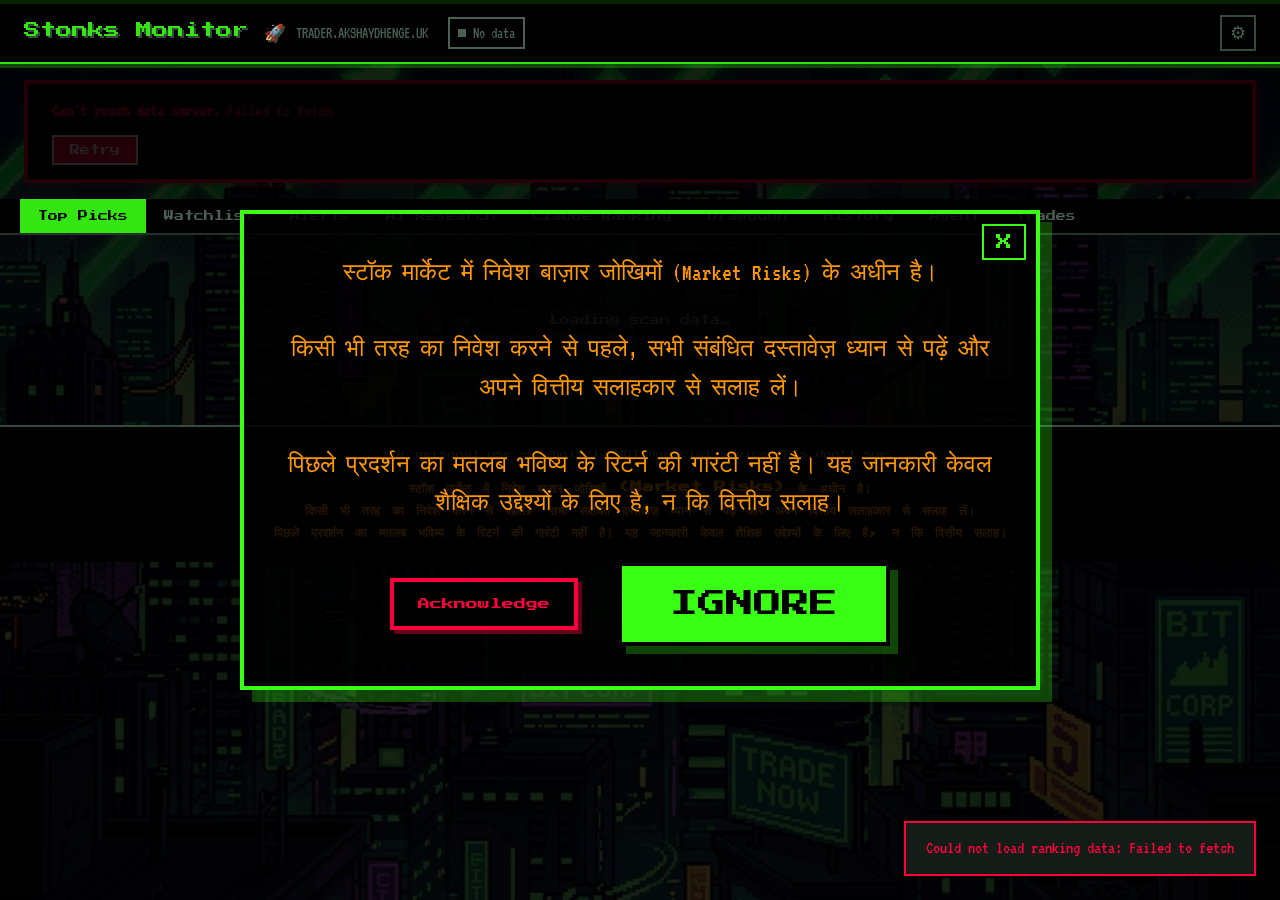
<file: web/index.html>
<!DOCTYPE html>
<html lang="en">

<head>
  <meta charset="UTF-8">
  <meta name="viewport" content="width=device-width, initial-scale=1.0">
  <title>Stonks Monitor 🚀 — trader.akshaydhenge.uk</title>
  <link rel="preconnect" href="https://fonts.googleapis.com">
  <link rel="preconnect" href="https://fonts.gstatic.com" crossorigin>
  <link href="https://fonts.googleapis.com/css2?family=Press+Start+2P&family=VT323&display=swap" rel="stylesheet">
  <link rel="stylesheet" href="app-v2.css?v=20260928a">
  <link rel="manifest" href="manifest.webmanifest">
</head>

<body>
  <div id="loading-screen" class="loading-screen" style="display: none;">
    <video muted playsinline class="loading-video" id="loading-video">
      <source src="Retro_Pixel_Art_Animation_Gen.mp4" type="video/mp4">
    </video>
    <div class="loading-text">DIAMOND HANDS ACTIVATED... 🚀</div>
  </div>

  <div id="disclaimer-screen" class="disclaimer-screen">
    <div id="disclaimer-content" class="disclaimer-content">
      <button id="btn-close-disc" class="btn-close-disc">X</button>
      <div class="disclaimer-text">
        स्टॉक मार्केट में निवेश बाज़ार जोखिमों (Market Risks) के अधीन है।<br><br>
        किसी भी तरह का निवेश करने से पहले, सभी संबंधित दस्तावेज़ ध्यान से पढ़ें और अपने वित्तीय सलाहकार से सलाह लें।<br><br>
        पिछले प्रदर्शन का मतलब भविष्य के रिटर्न की गारंटी नहीं है। यह जानकारी केवल शैक्षिक उद्देश्यों के लिए है, न कि वित्तीय सलाह।
      </div>
      <div class="disclaimer-buttons">
        <button id="btn-ack" class="btn-ack">Acknowledge</button>
        <button id="btn-ignore" class="btn-ignore">IGNORE</button>
      </div>
    </div>
    
    <div id="meme-reaction" class="meme-reaction" style="display: none;">
      <h1 id="meme-text"></h1>
      <div id="meme-gif-container"></div>
    </div>
  </div>

  <header>
    <div class="brand">
      <span class="brand-name">Stonks Monitor 🚀</span>
      <span class="brand-sub">trader.akshaydhenge.uk</span>
    </div>
    <span id="freshness-badge" class="freshness-badge unknown">Summoning market spirits…</span>
    <button class="gear-btn" title="API Settings" onclick="openSettings()">⚙</button>
  </header>

  <!-- Settings modal -->
  <div id="modal-settings" class="modal" style="display:none" onclick="if(event.target===this)closeSettings()">
    <div class="modal-box">
      <div class="modal-title">API SETTINGS</div>
      <label class="modal-label">API Key
        <input type="password" id="input-api-key" class="modal-input" placeholder="Paste your API key here">
      </label>
      <div class="modal-actions">
        <button class="modal-btn modal-btn-primary" onclick="saveSettings()">Save</button>
        <button class="modal-btn" onclick="closeSettings()">Cancel</button>
      </div>
    </div>
  </div>

  <!-- Watchlist add/edit modal -->
  <div id="modal-watchlist" class="modal" style="display:none" onclick="if(event.target===this)closeWatchlistModal()">
    <div class="modal-box">
      <div class="modal-title" id="modal-wl-title">ADD STOCK</div>
      <input type="hidden" id="wl-mode" value="watchlist_add">
      <label class="modal-label">Symbol
        <input id="wl-symbol" class="modal-input" placeholder="e.g. AAPL" autocapitalize="characters">
      </label>
      <label class="modal-label">Low Target ($)
        <input id="wl-low" type="number" step="0.01" min="0.01" class="modal-input" placeholder="e.g. 170.00">
      </label>
      <label class="modal-label">High Target ($)
        <input id="wl-high" type="number" step="0.01" min="0.01" class="modal-input" placeholder="e.g. 210.00">
      </label>
      <label class="modal-label">Notes (optional)
        <input id="wl-notes" class="modal-input" placeholder="e.g. accumulate below 175">
      </label>
      <div class="modal-actions">
        <button class="modal-btn modal-btn-primary" onclick="submitWatchlistForm()">Save</button>
        <button class="modal-btn" onclick="closeWatchlistModal()">Cancel</button>
      </div>
    </div>
  </div>

  <!-- Confirm remove modal -->
  <div id="modal-confirm" class="modal" style="display:none" onclick="if(event.target===this)closeConfirm()">
    <div class="modal-box">
      <div class="modal-title">CONFIRM REMOVE</div>
      <p class="modal-confirm-text" id="confirm-text">Remove this stock from watchlist?</p>
      <div class="modal-actions">
        <button class="modal-btn modal-btn-danger" id="btn-confirm-yes" onclick="confirmRemoveYes()">Remove</button>
        <button class="modal-btn" onclick="closeConfirm()">Cancel</button>
      </div>
    </div>
  </div>

  <div id="stale-banner" class="stale-banner" style="display:none"></div>

  <div id="error-banner" class="error-banner" style="display:none">
    <strong>Can't reach data server.</strong>
    <span class="err-msg"></span>
    <br>
    <button onclick="refresh()">Retry</button>
  </div>

  <nav class="tab-bar" role="tablist">
    <button role="tab" data-panel="panel-top-picks" aria-selected="true">Top Picks</button>
    <button role="tab" data-panel="panel-watchlist" aria-selected="false">Watchlist</button>
    <button role="tab" data-panel="panel-alerts" aria-selected="false">Alerts</button>
    <button role="tab" data-panel="panel-ai" aria-selected="false">AI Research</button>
    <button role="tab" data-panel="panel-ranking" aria-selected="false">Claude Ranking</button>
    <button role="tab" data-panel="panel-drawdown" aria-selected="false">Drawdown</button>
    <button role="tab" data-panel="panel-history" aria-selected="false">History</button>
    <button role="tab" data-panel="panel-agent" aria-selected="false">Agent</button>
    <button role="tab" data-panel="panel-trades" aria-selected="false">Trades</button>
  </nav>

  <section id="panel-top-picks" class="tab-panel active" role="tabpanel">
    <div class="empty-state">Loading scan data…</div>
  </section>

  <section id="panel-watchlist" class="tab-panel" role="tabpanel">
    <div class="empty-state">Loading watchlist…</div>
  </section>

  <section id="panel-alerts" class="tab-panel" role="tabpanel">
    <div class="empty-state">Loading alerts…</div>
  </section>

  <section id="panel-ai" class="tab-panel" role="tabpanel">
    <div class="empty-state">Loading AI research…</div>
  </section>

  <section id="panel-ranking" class="tab-panel" role="tabpanel">
    <div class="empty-state">
      No ranking data yet.<br>
      <button class="action-btn" style="margin-top:16px" onclick="runClaudeRanking()">Run Claude Ranking</button>
    </div>
  </section>

  <section id="panel-drawdown" class="tab-panel" role="tabpanel">
    <div class="empty-state">Loading drawdown screener…</div>
  </section>

  <section id="panel-history" class="tab-panel" role="tabpanel">
    <div class="empty-state">Loading history…</div>
  </section>

  <section id="panel-agent" class="tab-panel" role="tabpanel">
    <div class="empty-state">Loading agent status…</div>
  </section>

  <section id="panel-trades" class="tab-panel" role="tabpanel">
    <div class="empty-state">Loading trade log…</div>
  </section>

  <footer>
    For personal use — definitely NOT financial advice. Pls don't sue.
    <div style="margin-top: 12px;">
      <strong class="footer-disclaimer">
        स्टॉक मार्केट में निवेश बाज़ार जोखिमों (Market Risks) के अधीन है।<br>
        किसी भी तरह का निवेश करने से पहले, सभी संबंधित दस्तावेज़ ध्यान से पढ़ें और अपने वित्तीय सलाहकार से सलाह लें।<br>
        पिछले प्रदर्शन का मतलब भविष्य के रिटर्न की गारंटी नहीं है। यह जानकारी केवल शैक्षिक उद्देश्यों के लिए है, न कि वित्तीय सलाह।
      </strong>
    </div>
  </footer>

  <script async src="https://tenor.com/embed.js"></script>
  <script src="app-v2.js?v=20260928a"></script>
</body>

</html>
</file>
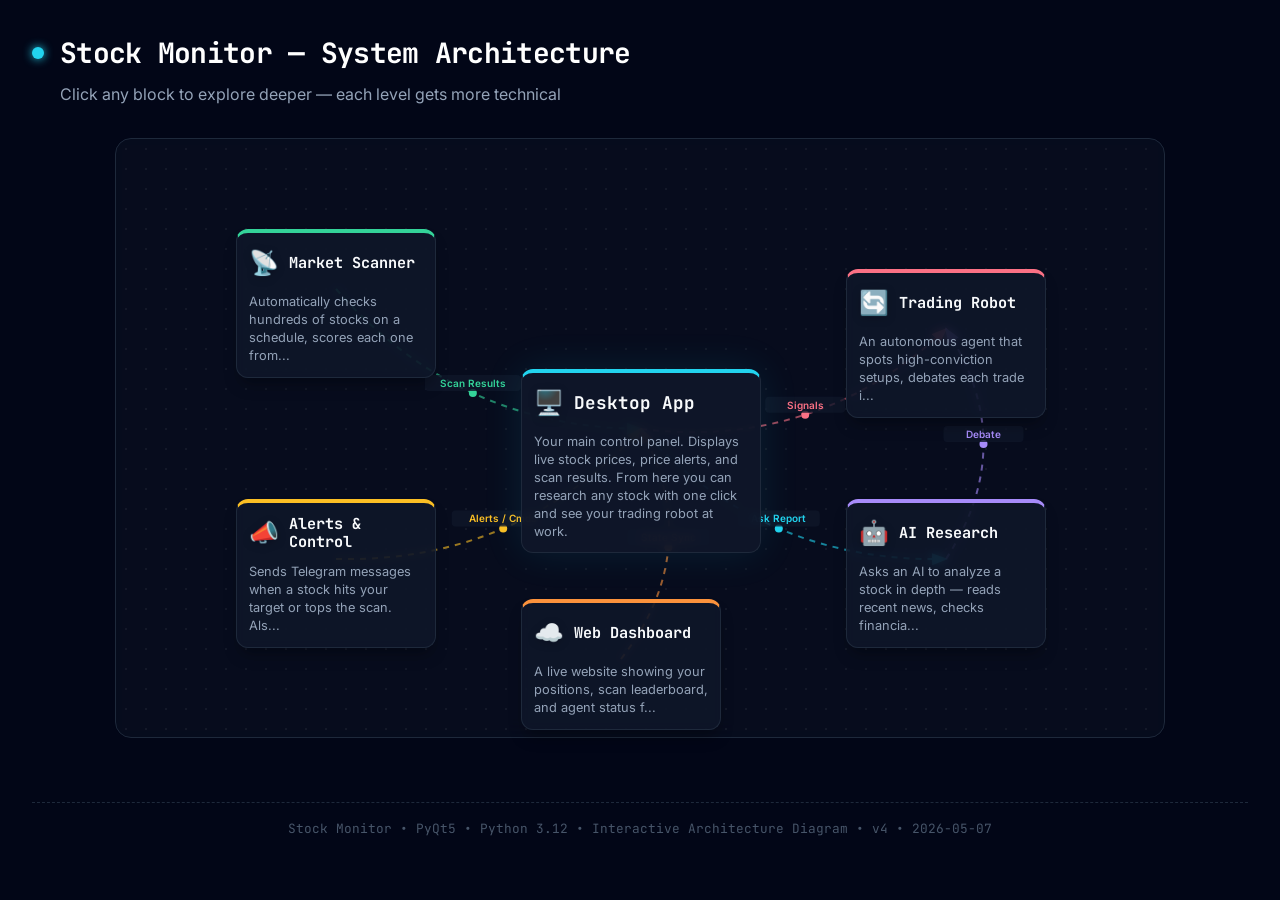
<file: Software_architecture/architecture.html>
<!DOCTYPE html>
<html lang="en">
<head>
  <meta charset="UTF-8">
  <meta name="viewport" content="width=device-width, initial-scale=1.0">
  <title>Stock Monitor — Architecture v3</title>
  <link href="https://fonts.googleapis.com/css2?family=Inter:wght@400;500;600;700&family=JetBrains+Mono:wght@400;500;600;700&display=swap" rel="stylesheet">
  <style>
    * { margin: 0; padding: 0; box-sizing: border-box; }
    body { font-family: 'Inter', sans-serif; background: #020617; min-height: 100vh; padding: 2rem; color: white; line-height: 1.5; }
    .container { max-width: 1400px; margin: 0 auto; }
    
    /* Header */
    .header { margin-bottom: 2rem; }
    .header-row { display: flex; align-items: center; gap: 1rem; margin-bottom: 0.5rem; }
    .pulse-dot { width: 12px; height: 12px; background: #22d3ee; border-radius: 50%; animation: pulse 2s infinite; box-shadow: 0 0 10px #22d3ee; }
    @keyframes pulse { 0%,100%{opacity:1; box-shadow: 0 0 10px #22d3ee;} 50%{opacity:0.5; box-shadow: 0 0 2px #22d3ee;} }
    h1 { font-family: 'JetBrains Mono', monospace; font-size: 1.75rem; font-weight: 700; letter-spacing: -0.025em; }
    .subtitle { color: #94a3b8; font-size: 1rem; margin-left: 1.75rem; }

    /* Breadcrumb */
    .breadcrumb { display: flex; align-items: center; gap: 0.5rem; margin-bottom: 2rem; font-size: 0.85rem; flex-wrap: wrap; background: rgba(15,23,42,0.6); padding: 0.75rem 1rem; border-radius: 0.5rem; border: 1px solid #1e293b; }
    .bc-item { color: #94a3b8; cursor: pointer; transition: color 0.2s; font-weight: 500; }
    .bc-item:hover { color: #22d3ee; }
    .bc-item.active { color: white; cursor: default; }
    .bc-sep { color: #475569; }

    /* Back button */
    .back-btn { display: inline-flex; align-items: center; gap: 0.5rem; background: rgba(30,41,59,0.5); border: 1px solid #1e293b; border-radius: 0.5rem; padding: 0.5rem 1rem; font-size: 0.85rem; font-weight: 500; color: #cbd5e1; cursor: pointer; transition: all 0.2s; margin-bottom: 1.5rem; font-family: inherit; }
    .back-btn:hover { background: rgba(30,41,59,0.8); color: white; border-color: #334155; transform: translateX(-2px); }

    /* ── Interactive Diagram (Levels 0 & 1) ── */
    .diagram-wrap { width: 100%; overflow-x: auto; margin-top: 1rem; padding-bottom: 1rem; }
    .diagram-scene { position: relative; width: 1050px; height: 600px; background: rgba(15,23,42,0.4); border: 1px solid #1e293b; border-radius: 1rem; margin: 0 auto; backdrop-filter: blur(10px); background-image: radial-gradient(rgba(255, 255, 255, 0.05) 1px, transparent 1px); background-size: 20px 20px; }
    .conn-svg { position: absolute; top: 0; left: 0; width: 100%; height: 100%; pointer-events: none; z-index: 1; }
    
    .tile { position: absolute; width: 200px; cursor: pointer; z-index: 10;
      background: rgba(15,23,42,0.85); border: 1px solid #1e293b;
      border-top-width: 4px; border-radius: 0.75rem; transition: all 0.3s cubic-bezier(0.4, 0, 0.2, 1);
      box-shadow: 0 10px 15px -3px rgba(0, 0, 0, 0.3); backdrop-filter: blur(5px); }
    .tile:hover { transform: translateY(-5px) scale(1.02); z-index: 20; box-shadow: 0 15px 30px rgba(0,0,0,0.5); }
    .tile-head { display: flex; align-items: center; gap: 10px; padding: 12px; }
    .tile-icon { font-size: 1.5rem; filter: drop-shadow(0 2px 4px rgba(0,0,0,0.2)); }
    .comp-dot { width: 10px; height: 10px; border-radius: 50%; box-shadow: 0 0 8px currentColor; }
    .tile-name { font-size: 0.95rem; font-weight: 700; color: #f8fafc; font-family: 'JetBrains Mono', monospace; line-height: 1.2; }
    .tile-body { padding: 0 12px 12px; font-size: 0.8rem; color: #94a3b8; line-height: 1.4; }
    
    .tile.central { width: 240px; background: rgba(15,23,42,0.95); box-shadow: 0 0 40px rgba(34,211,238,0.1); }
    .tile.central .tile-name { font-size: 1.1rem; }
    
    /* External system nodes for L1 */
    .tile.external { background: rgba(30,41,59,0.3); border: 2px dashed #475569; border-top: 2px dashed #475569; box-shadow: none; cursor: default; }
    .tile.external:hover { transform: none; box-shadow: none; }
    .tile.external .tile-name { color: #94a3b8; }
    .tile.external .tile-icon { filter: grayscale(100%); opacity: 0.7; }
    .tile.external.clickable-ext { cursor: pointer; }
    .tile.external.clickable-ext:hover { transform: translateY(-3px); box-shadow: 0 8px 20px rgba(0,0,0,0.3); border-color: #64748b; }
    .tile.external.clickable-ext .tile-name { color: #cbd5e1; }
    .tile.external.clickable-ext .tile-icon { filter: none; opacity: 1; }

    .path-line { stroke-dasharray: 6; animation: dash 20s linear infinite; }
    @keyframes dash { to { stroke-dashoffset: -200; } }
    
    /* ── Subsystem Header ── */
    .sys-header { background: rgba(15,23,42,0.6); border: 1px solid #1e293b; border-radius: 1rem; padding: 1.5rem 2rem; margin-bottom: 1.5rem; display: flex; align-items: flex-start; gap: 1.5rem; backdrop-filter: blur(10px); }
    .sys-icon  { font-size: 3rem; flex-shrink: 0; filter: drop-shadow(0 4px 6px rgba(0,0,0,0.3)); }
    .sys-title { font-size: 1.5rem; font-weight: 700; margin-bottom: 0.5rem; font-family: 'JetBrains Mono', monospace; }
    .sys-desc  { font-size: 0.95rem; color: #94a3b8; }

    /* ── Level 2: Technical detail ── */
    .tech-panel { background: rgba(15,23,42,0.6); border: 1px solid #1e293b; border-radius: 1rem; padding: 2rem; max-width: 900px; backdrop-filter: blur(10px); }
    .tech-title    { font-size: 1.5rem; font-weight: 700; margin-bottom: 0.5rem; font-family: 'JetBrains Mono', monospace; color: white; }
    .tech-subtitle { font-size: 0.95rem; color: #94a3b8; margin-bottom: 2rem; }
    .tech-sec      { margin-bottom: 1.5rem; }
    .tech-sec-lbl  { font-size: 0.75rem; font-weight: 700; letter-spacing: 1.5px; text-transform: uppercase; color: #64748b; margin-bottom: 0.75rem; }
    .tech-file     { font-family: 'JetBrains Mono', monospace; font-size: 0.85rem; color: #22d3ee; background: rgba(34,211,238,0.1); border: 1px solid rgba(34,211,238,0.2); border-radius: 0.375rem; padding: 0.4rem 0.75rem; display: inline-block; }
    .tech-class    { font-family: 'JetBrains Mono', monospace; font-size: 0.85rem; color: #a78bfa; background: rgba(167,139,250,0.1); padding: 0.2rem 0.5rem; border-radius: 0.25rem; }
    .tech-list     { list-style: none; }
    .tech-list li  { font-size: 0.9rem; color: #cbd5e1; padding: 0.5rem 0; border-bottom: 1px solid rgba(30,41,59,0.5); display: flex; align-items: flex-start; gap: 0.75rem; }
    .tech-list li:last-child { border-bottom: none; }
    .tech-list li::before { content: '▹'; color: #38bdf8; font-weight: bold; flex-shrink: 0; margin-top: 0.1rem; }
    .tech-signal { color: #34d399; font-family: 'JetBrains Mono', monospace; background: rgba(52,211,153,0.1); padding: 0.1rem 0.4rem; border-radius: 0.25rem; font-size: 0.85rem; }

    /* Footer */
    .footer { text-align: center; margin-top: 3rem; color: #475569; font-size: 0.8rem; font-family: 'JetBrains Mono', monospace; padding-top: 1rem; border-top: 1px dashed #1e293b; }

    /* Fade-in */
    .fade-in { animation: fadeIn 0.3s cubic-bezier(0.4, 0, 0.2, 1); }
    @keyframes fadeIn { from{opacity:0;transform:translateY(10px)} to{opacity:1;transform:translateY(0)} }
  </style>
</head>
<body>
<div class="container">
  <div class="header">
    <div class="header-row">
      <div class="pulse-dot"></div>
      <h1>Stock Monitor — System Architecture</h1>
    </div>
    <p class="subtitle">Click any block to explore deeper &mdash; each level gets more technical</p>
  </div>

  <div class="breadcrumb" id="bc"></div>
  <div id="content"></div>

  <p class="footer">Stock Monitor &bull; PyQt5 &bull; Python 3.12 &bull; Interactive Architecture Diagram &bull; v4 &bull; 2026-05-07</p>
</div>

<script>
// ─────────────────────────────────────
// DATA — Level 0: overview cards
// ─────────────────────────────────────
const OVERVIEW = [
  { id:'desktop', icon:'🖥️', color:'cyan', central: true,    title:'Desktop App',
    summary:'Your main control panel. Displays live stock prices, price alerts, and scan results. From here you can research any stock with one click and see your trading robot at work.',
    tags:['PyQt5','GUI','Windows'] },
  { id:'scanner', icon:'📡', color:'emerald',  title:'Market Scanner',
    summary:'Automatically checks hundreds of stocks on a schedule, scores each one from 0–100, and alerts you when something interesting rises to the top.',
    tags:['yfinance','S&P 500','scoring'] },
  { id:'ai',      icon:'🤖', color:'violet',   title:'AI Research',
    summary:'Asks an AI to analyze a stock in depth — reads recent news, checks financials, and gives you a plain-language summary. Caches results for 6 hours.',
    tags:['Ollama','Claude API','gemma4'] },
  { id:'trader',  icon:'🔄', color:'rose',     title:'Trading Robot',
    summary:'An autonomous agent that spots high-conviction setups, debates each trade internally, then buys and sells on a paper account — no human needed.',
    tags:['Alpaca','paper trading','autonomous'] },
  { id:'alerts',  icon:'📣', color:'amber',    title:'Alerts & Control',
    summary:'Sends Telegram messages when a stock hits your target or tops the scan. Also accepts commands from your phone — add stocks, trigger scans, ask about any ticker.',
    tags:['Telegram','Email','SMTP'] },
  { id:'web',     icon:'☁️', color:'orange',   title:'Web Dashboard',
    summary:'A live website showing your positions, scan leaderboard, and agent status from any device. Commands you issue there flow securely back to the desktop app.',
    tags:['Cloudflare','R2','KV'] },
];

// ─────────────────────────────────────
// DATA — Level 1: subsystems
// ─────────────────────────────────────
const SUBSYSTEMS = {
  desktop: {
    title:'Desktop App', icon:'🖥️', color:'#22d3ee',
    desc:'A PyQt5 window that ties everything together. It starts all background workers, connects every signal to the right slot, and runs a 60-second scheduler timer for scans.',
    components: [
      { id:'mainwindow',   color:'#22d3ee', title:'Main Window', desc:'The central coordinator. Starts/stops workers, drives scan schedule via timer.', detail: true },
      { id:'watchlist',    color:'#22d3ee', title:'Watchlist Panel', desc:'Live table of stocks. Fires alerts when price crosses low/high bands.', detail: true },
      { id:'scanpanel',    color:'#22d3ee', title:'Scan Results', desc:'Shows top-ranked stocks sorted by score. Launches AI research on click.', detail: true },
      { id:'settings',     color:'#22d3ee', title:'Settings', desc:'Configures credentials, AI backend, thresholds.', detail: false },
      { id:'alerthistory', color:'#22d3ee', title:'Alert History', desc:'Log of every price and scan alert that has fired.', detail: false },
    ],
  },
  scanner: {
    title:'Market Scanner', icon:'📡', color:'#34d399',
    desc:'Runs on a schedule, fetches fundamentals and technicals from Yahoo Finance, scores each stock, then alerts you when the rankings change significantly.',
    components: [
      { id:'universe',    color:'#34d399', title:'Stock Universe', desc:'Decides which stocks to scan. Scrapes indices.', detail: true },
      { id:'scoring',     color:'#34d399', title:'Scoring Engine', desc:'Value + growth + technical scoring 0-100.', detail: true },
      { id:'congressional',color:'#34d399', title:'Congress Signal', desc:'Checks public trading disclosures for bonus points.', detail: true },
      { id:'scanscheduler',color:'#34d399', title:'Scan Scheduler', desc:'Triggers modes: quick, deep, complete based on time.', detail: false },
      { id:'alertgates',  color:'#34d399', title:'Alert Gates', desc:'Ensures notifications fire only for top percentiles.', detail: false },
    ],
  },
  ai: {
    title:'AI Research', icon:'🤖', color:'#a78bfa',
    desc:'On demand or triggered by the trading robot, fetches enrichment data for a stock and sends it to an LLM for a structured, plain-language analysis report.',
    components: [
      { id:'researcher', color:'#a78bfa', title:'Research Engine', desc:'Background thread pulling news, calling LLM.', detail: true },
      { id:'backends',   color:'#a78bfa', title:'LLM Backends', desc:'Ollama locally or Anthropic API via Claude.', detail: true },
      { id:'cache',      color:'#a78bfa', title:'Result Cache', desc:'6-hour cache keyed by stock symbol.', detail: false },
      { id:'followup',   color:'#a78bfa', title:'Follow-up Q&A', desc:'Interactive chat window lasting 30 minutes.', detail: true },
      { id:'ranking',    color:'#a78bfa', title:'Ranking Analyst', desc:'Auto-triggered 2× daily (09:30 & 13:30 ET) after AI ranking finalizes; also manual via button.', detail: true },
    ],
  },
  trader: {
    title:'Trading Robot', icon:'🔄', color:'#fb7185',
    desc:'An autonomous loop running inside the desktop app. Processes scan results to enter stock and options positions on a paper account, monitors price ticks to exit, and tunes its own parameters from trade history.',
    components: [
      { id:'entry',           color:'#fb7185', title:'Stock Entry Pipeline', desc:'Scan result → hard gates → LLM debate → buy.', detail: true },
      { id:'exit',            color:'#fb7185', title:'Exit Pipeline', desc:'Price tick → stop-loss, profit, trailing, age; options exits in heartbeat.', detail: true },
      { id:'conviction',      color:'#fb7185', title:'Conviction Scorer', desc:'Multi-factor 0–100 score; drives both stock sizing and options routing.', detail: true },
      { id:'sizer',           color:'#fb7185', title:'Position Sizer', desc:'Converts conviction to dollar amount via concave curve.', detail: false },
      { id:'selftuner',       color:'#fb7185', title:'Self-Tuner', desc:'Adjusts gate parameters from closed-trade history.', detail: true },
      { id:'optionsstrategy', color:'#fb7185', title:'Options Strategy Router', desc:'Regime × IVR × approval level → strategy type + strikes.', detail: true },
      { id:'optionsrisk',     color:'#fb7185', title:'Options Risk Manager', desc:'Capital cap (20% NAV), contract sizing, exit triggers.', detail: true },
      { id:'optionsexec',     color:'#fb7185', title:'Options Executor', desc:'Alpaca Level 2/3 order submission; detects approval level.', detail: true },
    ],
  },
  alerts: {
    title:'Alerts & Control', icon:'📣', color:'#fbbf24',
    desc:'Bidirectional Telegram integration: the app sends you alerts when stocks move, and you can control the app from your phone using slash commands.',
    components: [
      { id:'telegrambot',   color:'#fbbf24', title:'Telegram Bot', desc:'Long-polls Telegram for new commands.', detail: true },
      { id:'telegramnotif', color:'#fbbf24', title:'Telegram Notif', desc:'Sends HTML-formatted messages to chat.', detail: false },
      { id:'email',         color:'#fbbf24', title:'Email Notifier', desc:'Sends SMTP emails for scan summaries.', detail: false },
      { id:'alertdedup',    color:'#fbbf24', title:'Alert Deduplication', desc:'Prevents spam with per-symbol cooldowns.', detail: false },
    ],
  },
  web: {
    title:'Web Dashboard', icon:'☁️', color:'#fb923c',
    desc:'Cloudflare-hosted companion at trader.akshaydhenge.uk that mirrors the desktop state and lets you issue commands remotely from any browser.',
    components: [
      { id:'cfworker',  color:'#fb923c', title:'Cloudflare Worker', desc:'Edge function accepting HTTPS commands.', detail: true },
      { id:'r2',        color:'#fb923c', title:'R2 Object Store', desc:'Stores JSON snapshots of state.', detail: false },
      { id:'kv',        color:'#fb923c', title:'KV Queue', desc:'Buffer decoupling web and desktop commands.', detail: false },
      { id:'publisher', color:'#fb923c', title:'Web Publisher', desc:'Pushes latest state to Cloudflare R2.', detail: true },
    ],
  },
};

// ─────────────────────────────────────
// DATA — Level 2: technical details
// ─────────────────────────────────────
const TECH = {
  mainwindow: {
    title:'MainWindow', subtitle:'Central PyQt5 coordinator — root of the application',
    file:'gui/main_window.py', cls:'class MainWindow(QMainWindow)',
    notes:[
      'Holds QThread references for all workers — prevents garbage collection',
      'Drives scan scheduling via a 60-second QTimer: checks HH:MM strings',
      'All cross-thread communication via Qt signals/slots',
      'Auto-triggers ClaudeRankingAnalyst 2× daily via _should_auto_rank() after AI ranking finalizes (hook point: post _start_auto_ai_ranking finalization)',
      '_auto_trigger_claude_ranking(): silent mode — no dialogs, always force_refresh=True; returns early if analyst running or no top-10 data',
    ],
    signals:['_on_scan_complete(results: List[ScanResult])', '_on_research_complete(symbol, report)', '_on_cmd_scan(chat_id)', '_on_trade_executed()', '_on_ranking_complete(result: dict)'],
  },
  watchlist: {
    title:'WatchlistTable', subtitle:'Live price tracking with configurable alert bands',
    file:'gui/main_window.py', cls:'QTableWidget',
    notes:['Price updates arrive via PricePoller', 'Alert fires when price crosses low or high band', '/revise command updates targets immediately'],
    signals:['PricePoller.prices_updated', 'AlertManager.alert_fired'],
  },
  scanpanel: {
    title:'SmartScannerPanel', subtitle:'Live scan leaderboard with one-click AI research launch',
    file:'gui/smart_scanner_panel.py', cls:'class SmartScannerPanel(QWidget)',
    notes:['Renders List[ScanResult] in a QTableWidget sorted by total_score descending', 'Clicking a row pre-fills the AI research dialog symbol'],
    signals:['Receives scan results via MainWindow'],
  },
  universe: { title:'Stock Universe', subtitle:'Eligible tickers', file:'core/stock_scanner.py', cls:'StockScanner._fetch_universe()', notes:['Scrapes Wikipedia: S&P 500, 400, 600, NASDAQ-100', 'Re-fetched each scan cycle'], signals:[] },
  scoring: { title:'Scoring Engine', subtitle:'0–100 composite score', file:'core/stock_scanner.py', cls:'StockScanner._score_symbol(ticker)', notes:['Value×0.4 + growth×0.3 + technical×0.3'], signals:['emits List[ScanResult]'] },
  congressional: { title:'Congressional Signal', subtitle:'Bonus points', file:'core/stock_scanner.py', cls:'StockScanner._load_congressional_data()', notes:['JSON from AWS S3', '+15 points added to total_score'], signals:[] },
  researcher: {
    title:'AIResearcher', subtitle:'Background enrichment thread', file:'core/ai_researcher.py', cls:'class AIResearcher(QThread)',
    notes:['Fetches yfinance + news', 'Builds prompt and calls LLM'], signals:['research_complete(symbol, report)'],
  },
  backends: { title:'LLM Backends', subtitle:'Ollama/Claude', file:'core/ai_researcher.py', cls:'AIResearcher._call_llm()', notes:['Local Ollama (free) or Anthropic API (fast)'], signals:[] },
  followup: { title:'Follow-up Q&A', subtitle:'30-min window', file:'notifiers/telegram_command_poller.py', cls:'class AIFollowUp', notes:['Session per chat_id'], signals:['cmd_aifollow'] },
  entry: {
    title:'Stock Entry Pipeline', subtitle:'Hard gates + LLM debate → stock buy',
    file:'core/trader_agent.py', cls:'TraderAgent._process_scan()',
    notes:[
      'Hard gates: min_scan_score, min_decision_score, cash reserve, sector cap, VIX halt threshold',
      'Conviction score gates sizing via concave curve; high conviction → larger position',
      'LLM trade debate: prompts for bull and bear thesis before committing capital',
      '_process_options_scan() runs on the same scan results immediately after, routing to the options layer',
    ], signals:['trade_executed'],
  },
  exit: {
    title:'Exit Pipeline', subtitle:'Stop-loss · profit · trailing · age · options exits',
    file:'core/trader_agent.py', cls:'TraderAgent._check_stock_exits()',
    notes:[
      'Stock exits: stop-loss (default 8%), profit target, trailing stop, max position age',
      '_check_options_exits() runs every heartbeat (15 min) alongside stock exit checks',
      'Options exit triggers: +50% profit, −50% stop, DTE ≤ 21 days, underlying hits stock stop price',
      'IV crush trigger: closes short-premium positions when IVR drops below 15',
      '_evaluate_covered_call_overlay() runs in heartbeat — sells 30-delta calls on winning stock positions',
    ], signals:['trade_executed'],
  },
  conviction: { title:'Conviction Scorer', subtitle:'Multi-factor 0–100 score', file:'core/trader_agent.py', cls:'compute_conviction_score()', notes:['Scan quality 35%, AI rank 20%, ranker allocation 15%, sentiment 12pts, direction 6pts, technicals 12pts', 'Same conviction score feeds both stock position sizing and options strategy routing'], signals:[] },
  selftuner: { title:'SelfTuner', subtitle:'Adjusts params from trade history', file:'core/self_tuner.py', cls:'class SelfTuner', notes:['Adjusts min score and position size automatically based on win rate'], signals:[] },
  optionsstrategy: {
    title:'Options Strategy Router', subtitle:'Regime × IVR × approval_level → strategy + strikes',
    file:'core/options_strategy.py + core/options_risk_manager.py', cls:'select_strategy() → build_options_play()',
    notes:[
      'Routing: bull+low_IV+L2 → long_call; bull+high_IV → CSP; neutral+high_IV+L3 → iron_condor; bear+low_IV → long_put; bear+low_IV+L3 → bear_put_spread',
      'IVR proxy (Phase 2a): min(volatility_20d × 200, 100) — auto-upgrades to real IVR once 30 daily snapshots accrue in iv_tracker',
      'Strike selection via yfinance option chain: 30–40 delta for directional, ~7% OTM for premium collection (CSP/covered call)',
      'Expiry: nearest expiry in 28–50 DTE window targeting 35 DTE',
      'Covered call overlay: separate heartbeat check on stock positions held > 7 days with > 5% unrealized gain',
      'OCC symbol format: AAPL241231C00150000 — generated in _occ_symbol()',
    ],
    signals:[],
  },
  optionsrisk: {
    title:'Options Risk Manager', subtitle:'Capital cap · contract sizing · exit conditions',
    file:'core/options_risk_manager.py + core/options_portfolio.py', cls:'options_budget_remaining(), size_options_trade(), check_options_exit()',
    notes:[
      'Capital cap: 20% NAV deployed in options at any time (premium paid for debits, full collateral for CSPs)',
      'Per-trade max loss: 1% NAV; contracts = floor(max_loss_dollars / max_loss_per_contract)',
      'Exit triggers checked each heartbeat: +50% profit, −50% stop, DTE ≤ 21, underlying stop hit, IVR < 15',
      'OptionPositionMeta persisted to data/options_portfolio_meta.json via atomic write (.tmp → os.replace)',
      'total_capital_deployed() sums capital_deployed across all open OptionPositionMeta entries',
    ],
    signals:[],
  },
  optionsexec: {
    title:'Options Executor', subtitle:'Alpaca Level 2 / Level 3 order wrapper',
    file:'core/options_executor.py', cls:'class OptionsExecutor',
    notes:[
      'detect_options_level(): fetches account.options_approved_level from Alpaca, caches to trader_config.json on first call',
      'Level 2 (single-leg): LimitOrderRequest for long call/put, CSP, covered call — mid-price limit only, no market orders',
      'Level 3+ (multi-leg): MultiLegOrderRequest for bull/bear spreads and iron condors',
      'close_option_position(): tries alpaca close_position() first; falls back to sell at current_mid × 0.99',
      'Identifies options in account by OCC symbol length > 10 with mid-string digits',
      'P&L: (net_current − entry_premium) × 100 × contracts; net_current sums long legs positive, short legs negative',
    ],
    signals:[],
  },
  telegrambot: { title:'TelegramCmdPoller', subtitle:'Long polling bot', file:'notifiers/telegram_command_poller.py', cls:'class TelegramCmdPoller', notes:['Parses /commands'], signals:['cmd_scan, cmd_aiscan, etc'] },
  cfworker: { title:'Cloudflare Worker', subtitle:'Edge function', file:'cloudflare/worker.js', cls:'addEventListener("fetch")', notes:['Validates origin, writes KV'], signals:[] },
  publisher: { title:'WebPublisher', subtitle:'R2 Sync', file:'core/web_publisher.py', cls:'class WebPublisher', notes:['Serializes scan results, watchlist, alerts, AI research, and options_positions array to JSON', 'Uploads all files in web_publish/ to Cloudflare R2 via boto3', 'Coalesces rapid triggers into single publish (2-second window)'], signals:['web_cmd_aiscan'] },
  ranking: {
    title:'ClaudeRankingAnalyst', subtitle:'Auto-triggered 2× daily + manual',
    file:'core/claude_ranking_analyst.py', cls:'class ClaudeRankingAnalyst(QThread)',
    notes:[
      'Fires automatically after AI auto-ranking finalizes at 09:30–10:15 ET (AM) and 13:30–14:15 ET (PM)',
      'Deduplicates per calendar-day+window pair — multiple scans in the same window do not double-fire',
      '_should_auto_rank() checks ET time; _auto_trigger_claude_ranking() starts silently (no dialog, no QMessageBox)',
      '_ranking_auto_pending flag: captured into was_auto before clearing — gates dialog and error popup suppression',
      'On completion: always calls request_publish("claude_ranking_complete"); dialog only shown for manual/web triggers',
      'Cache written to data/claude_ranking_cache.json; no TTL check — any JSON on disk is used regardless of age',
      'Outputs: rank 1–10, allocation_pct, rationale, stock_play (entry/target/stop), options_play, risk',
    ],
    signals:['ranking_complete(result: dict)', 'ranking_error(err: str)', 'ranking_status(msg: str)'],
  },
};

// ─────────────────────────────────────
// LAYOUTS & CONNECTIONS (Level 0 & 1)
// ─────────────────────────────────────
const LAYOUT_L0 = {
  desktop: { x: 405, y: 230, w: 240 },
  scanner: { x: 120, y: 90,  w: 200 },
  trader:  { x: 730, y: 130, w: 200 },
  ai:      { x: 730, y: 360, w: 200 },
  alerts:  { x: 120, y: 360, w: 200 },
  web:     { x: 405, y: 460, w: 200 }
};

const CONNS_L0 = [
  ['scanner', 'desktop', '#34d399', 'Scan Results'],
  ['desktop', 'trader', '#fb7185', 'Signals'],
  ['desktop', 'ai', '#22d3ee', 'Ask Report'],
  ['ai', 'trader', '#a78bfa', 'Debate'],
  ['alerts', 'desktop', '#fbbf24', 'Alerts / Cmds'],
  ['web', 'desktop', '#fb923c', 'State Sync']
];

const LAYOUT_L1 = {
  desktop: {
    nodes: {
      mainwindow: { x: 425, y: 250 },
      watchlist: { x: 150, y: 100 },
      scanpanel: { x: 700, y: 100 },
      settings: { x: 700, y: 400 },
      alerthistory: { x: 150, y: 400 }
    },
    externals: [
      { id: 'ext_scanner', icon: '📡', title: 'Market Scanner', desc: 'Inbound Data', x: 425, y: 50 },
      { id: 'ext_telegram', icon: '📣', title: 'Alerts & Control', desc: 'Commands In', x: 50, y: 250 },
      { id: 'ext_trader', icon: '🔄', title: 'Trading Robot', desc: 'Outbound Data', x: 425, y: 450 },
      { id: 'ext_web', icon: '☁️', title: 'Web Dashboard', desc: 'Sync', x: 800, y: 250 }
    ],
    connections: [
      ['ext_scanner', 'mainwindow', '#34d399', 'Results', false, 6],
      ['mainwindow', 'scanpanel', '#22d3ee', 'Update'],
      ['mainwindow', 'watchlist', '#22d3ee', 'Update'],
      ['mainwindow', 'ext_trader', '#fb7185', 'Signals', false, 6],
      ['ext_telegram', 'mainwindow', '#fbbf24', 'Commands', false, 6],
      ['mainwindow', 'ext_web', '#fb923c', 'State', false, 6]
    ]
  },
  scanner: {
    nodes: {
      universe: { x: 200, y: 100 },
      congressional: { x: 600, y: 100 },
      scanscheduler: { x: 100, y: 250 },
      scoring: { x: 400, y: 250 },
      alertgates: { x: 400, y: 400 }
    },
    externals: [
      { id: 'ext_desktop', icon: '🖥️', title: 'Desktop App', desc: 'Receives Scans', x: 750, y: 350 }
    ],
    connections: [
      ['scanscheduler', 'universe', '#34d399', 'Trigger'],
      ['universe', 'scoring', '#34d399', 'Tickers'],
      ['congressional', 'scoring', '#34d399', 'Bonus'],
      ['scoring', 'alertgates', '#34d399', 'Scores'],
      ['alertgates', 'ext_desktop', '#22d3ee', 'Alerts', false, 6],
      ['scoring', 'ext_desktop', '#22d3ee', 'Results', false, 6]
    ]
  },
  ai: {
    nodes: {
      researcher: { x: 380, y: 220 },
      backends: { x: 700, y: 220 },
      cache: { x: 380, y: 80 },
      followup: { x: 80, y: 220 },
      ranking: { x: 380, y: 420 }
    },
    externals: [
      { id: 'ext_trigger', icon: '🖥️', title: 'Desktop / Trader', desc: 'Triggers', x: 80, y: 80 },
      { id: 'ext_ui', icon: '🖥️', title: 'Desktop App', desc: 'Shows Report', x: 700, y: 80 },
      { id: 'ext_web', icon: '☁️', title: 'Web Dashboard', desc: 'Auto-publish', x: 700, y: 420 }
    ],
    connections: [
      ['ext_trigger', 'researcher', '#a78bfa', 'Request', false, 6],
      ['researcher', 'cache', '#a78bfa', 'Check'],
      ['researcher', 'backends', '#a78bfa', 'Query'],
      ['researcher', 'ranking', '#a78bfa', 'Auto-rank'],
      ['followup', 'backends', '#a78bfa', 'Chat'],
      ['researcher', 'ext_ui', '#22d3ee', 'Report', false, 6],
      ['ranking', 'ext_web', '#fb923c', 'Publish', false, 6]
    ]
  },
  trader: {
    nodes: {
      entry:           { x: 260, y: 80  },
      conviction:      { x: 510, y: 80  },
      sizer:           { x: 760, y: 80  },
      optionsstrategy: { x: 260, y: 290 },
      optionsrisk:     { x: 510, y: 290 },
      optionsexec:     { x: 760, y: 290 },
      exit:            { x: 60,  y: 470 },
      selftuner:       { x: 510, y: 470 },
    },
    externals: [
      { id: 'ext_scan',  icon: '📡', title: 'Scan Results', desc: 'From Desktop',  x: 30,  y: 80  },
      { id: 'ext_ai',    icon: '🤖', title: 'AI Research',  desc: 'Debate + Rank', x: 30,  y: 290 },
      { id: 'ext_ticks', icon: '💹', title: 'Price Ticks',  desc: 'From Desktop',  x: 260, y: 470 },
    ],
    connections: [
      ['ext_scan',        'entry',           '#fb7185', 'Stock In',   false, 6],
      ['ext_scan',        'optionsstrategy', '#fb7185', 'Opts In',    false, 6],
      ['entry',           'conviction',      '#fb7185', 'Score'],
      ['conviction',      'sizer',           '#fb7185', 'Size'],
      ['conviction',      'optionsstrategy', '#fb7185', 'Conviction'],
      ['conviction',      'ext_ai',          '#a78bfa', 'Debate',     false, 6],
      ['optionsstrategy', 'optionsrisk',     '#fb7185', 'Play'],
      ['optionsrisk',     'optionsexec',     '#fb7185', 'Execute'],
      ['ext_ticks',       'exit',            '#fb7185', 'Ticks',      false, 6],
      ['selftuner',       'entry',           '#fb7185', 'Tuning'],
      ['selftuner',       'optionsstrategy', '#fb7185', 'Tuning'],
    ]
  },
  alerts: {
    nodes: {
      telegrambot: { x: 150, y: 150 },
      telegramnotif: { x: 650, y: 100 },
      email: { x: 650, y: 300 },
      alertdedup: { x: 400, y: 200 }
    },
    externals: [
      { id: 'ext_desktop', icon: '🖥️', title: 'Desktop App', desc: 'Coordinator', x: 400, y: 400 }
    ],
    connections: [
      ['telegrambot', 'ext_desktop', '#22d3ee', 'Cmds', false, 6],
      ['ext_desktop', 'alertdedup', '#fbbf24', 'Alerts', false, 6],
      ['alertdedup', 'telegramnotif', '#fbbf24', 'Send'],
      ['alertdedup', 'email', '#fbbf24', 'Send']
    ]
  },
  web: {
    nodes: {
      cfworker: { x: 400, y: 150 },
      r2: { x: 650, y: 100 },
      kv: { x: 650, y: 300 },
      publisher: { x: 150, y: 300 }
    },
    externals: [
      { id: 'ext_desktop', icon: '🖥️', title: 'Desktop App', desc: 'Poller/Pusher', x: 400, y: 450 },
      { id: 'ext_user', icon: '👤', title: 'Web User', desc: 'Browser', x: 150, y: 100 }
    ],
    connections: [
      ['ext_user', 'cfworker', '#fb923c', 'HTTPS', false, 6],
      ['cfworker', 'kv', '#fb923c', 'Write Cmd'],
      ['r2', 'cfworker', '#fb923c', 'Read State'],
      ['publisher', 'r2', '#fb923c', 'Push State'],
      ['kv', 'ext_desktop', '#22d3ee', 'Poll Cmds', false, 6],
      ['ext_desktop', 'publisher', '#fb923c', 'Trigger', false, 6]
    ]
  }
};

// ─────────────────────────────────────
// RENDER LOGIC
// ─────────────────────────────────────
let ST = { level:0, sub:null, comp:null };

function go(level, sub, comp){
  ST = { level, sub:sub||ST.sub, comp:comp||null };
  render();
}

function render(){
  const bc = document.getElementById('bc');
  const crumbs = [{ label:'System Overview', level:0 }];
  if(ST.sub) crumbs.push({ label:SUBSYSTEMS[ST.sub].title, level:1 });
  if(ST.comp && TECH[ST.comp]) crumbs.push({ label:TECH[ST.comp].title, level:2 });
  
  if (crumbs.length === 1) {
    bc.style.display = 'none';
  } else {
    bc.style.display = 'flex';
    bc.innerHTML = crumbs.map((c,i)=>{
      const last = i===crumbs.length-1;
      return (i?'<span class="bc-sep">/</span>':'') +
        `<span class="bc-item${last?' active':''}" ${last?'':` onclick="go(${c.level})"`}>${c.label}</span>`;
    }).join('');
  }

  const el = document.getElementById('content');
  if(ST.level===0)      el.innerHTML = level0();
  else if(ST.level===1) el.innerHTML = level1();
  else                  el.innerHTML = level2();

  el.classList.remove('fade-in');
  void el.offsetWidth;
  el.classList.add('fade-in');
}

function getMarkerDefs() {
  const colors = ['22d3ee', '34d399', 'a78bfa', 'fb7185', 'fbbf24', 'fb923c'];
  return colors.map(c => `<marker id="a-${c}" markerWidth="8" markerHeight="6" refX="7" refY="3" orient="auto"><polygon points="0 0,8 3,0 6" fill="#${c}"/></marker>`).join('');
}

function conn(id1, id2, color, label, reverseArrow = false, dashArray = null, customMap = null) {
  const layout = customMap || LAYOUT_L0;
  const p1 = layout[id1];
  const p2 = layout[id2];
  if (!p1 || !p2) return '';

  const w1 = p1.w || 200;
  const w2 = p2.w || 200;

  const cx1 = p1.x + (w1/2), cy1 = p1.y + 60;
  const cx2 = p2.x + (w2/2), cy2 = p2.y + 60;

  // Bezier control points with gentle perpendicular arc
  const dx = cx2 - cx1, dy = cy2 - cy1;
  const dist = Math.sqrt(dx*dx + dy*dy) || 1;
  const offset = Math.min(50, dist * 0.22);
  const perpX = -dy/dist * offset;
  const perpY =  dx/dist * offset;
  const cpx1 = cx1 + dx/3 + perpX, cpy1 = cy1 + dy/3 + perpY;
  const cpx2 = cx2 - dx/3 + perpX, cpy2 = cy2 - dy/3 + perpY;

  // Midpoint at t=0.5 on cubic bezier
  const mx = 0.125*cx1 + 0.375*cpx1 + 0.375*cpx2 + 0.125*cx2;
  const my = 0.125*cy1 + 0.375*cpy1 + 0.375*cpy2 + 0.125*cy2;

  const strokeDash = dashArray ? `stroke-dasharray="${dashArray}" opacity="0.4"` : `stroke-dasharray="6" opacity="0.6" class="path-line"`;
  const colorHex = color.replace('#', '');

  const [sx, sy, ex, ey, cp1x, cp1y, cp2x, cp2y] = reverseArrow
    ? [cx2, cy2, cx1, cy1, cpx2, cpy2, cpx1, cpy1]
    : [cx1, cy1, cx2, cy2, cpx1, cpy1, cpx2, cpy2];

  const pathHtml = `<path d="M ${sx},${sy} C ${cp1x},${cp1y} ${cp2x},${cp2y} ${ex},${ey}" fill="none" stroke="${color}" stroke-width="2" ${strokeDash} marker-end="url(#a-${colorHex})"/>`;

  const labelW = label ? Math.max(80, label.length * 7 + 12) : 0;

  return `
    ${pathHtml}
    <circle cx="${mx}" cy="${my}" r="4" fill="${color}"/>
    ${label ? `<rect x="${mx - labelW/2}" y="${my - 18}" width="${labelW}" height="16" fill="rgba(15,23,42,0.8)" rx="4"/>
               <text x="${mx}" y="${my - 6}" fill="${color}" font-size="10" font-family="Inter,sans-serif" font-weight="600" text-anchor="middle">${label}</text>` : ''}
  `;
}

function level0(){
  const svgs = CONNS_L0.map(c => conn(c[0], c[1], c[2], c[3])).join('');

  const tiles = OVERVIEW.map(b => {
    const pos = LAYOUT_L0[b.id];
    let borderColor = '#334155';
    if(b.color==='cyan') borderColor='#22d3ee';
    if(b.color==='emerald') borderColor='#34d399';
    if(b.color==='violet') borderColor='#a78bfa';
    if(b.color==='rose') borderColor='#fb7185';
    if(b.color==='amber') borderColor='#fbbf24';
    if(b.color==='orange') borderColor='#fb923c';

    const isCenter = b.central === true;

    return `
      <div class="tile ${isCenter ? 'central' : ''}" style="left:${pos.x}px; top:${pos.y}px; border-top-color: ${borderColor};" onclick="go(1,'${b.id}')">
        <div class="tile-head">
          <div class="tile-icon">${b.icon}</div>
          <div class="tile-name">${b.title}</div>
        </div>
        <div class="tile-body">${isCenter ? b.summary : b.summary.substring(0, 75) + '...'}</div>
      </div>
    `;
  }).join('');

  return `
    <div class="diagram-wrap">
      <div class="diagram-scene">
        <svg class="conn-svg">
          <defs>${getMarkerDefs()}</defs>
          ${svgs}
        </svg>
        ${tiles}
      </div>
    </div>
  `;
}

function level1(){
  const sysId = ST.sub;
  const sys = SUBSYSTEMS[sysId];
  const conf = LAYOUT_L1[sysId];

  // Merge internal and external nodes for path coordinates
  const mergedMap = {};
  for(const [k,v] of Object.entries(conf.nodes)) mergedMap[k] = v;
  conf.externals.forEach(ext => mergedMap[ext.id] = ext);

  const svgs = conf.connections.map(c => conn(c[0], c[1], c[2], c[3], c[4], c[5], mergedMap)).join('');

  const tiles = sys.components.map(c => {
    const pos = conf.nodes[c.id];
    if(!pos) return '';
    return `
      <div class="tile" style="left:${pos.x}px; top:${pos.y}px; border-top-color: ${c.color};" onclick="${c.detail ? `go(2,null,'${c.id}')` : ''}">
        <div class="tile-head" style="padding-bottom: 4px;">
          <div class="comp-dot" style="background:${c.color}"></div>
          <div class="tile-name">${c.title}</div>
        </div>
        <div class="tile-body" style="font-size: 0.75rem;">${c.desc.substring(0, 70)}...</div>
        ${c.detail ? `<div class="comp-hint" style="padding: 6px 12px; font-size: 0.65rem; color: #475569; border-top: 1px dashed #1e293b;">View details &rarr;</div>` : ''}
      </div>
    `;
  }).join('');

  const extNavMap = {
    ext_scanner: 'scanner', ext_desktop: 'desktop', ext_trader: 'trader',
    ext_ai: 'ai', ext_telegram: 'alerts', ext_web: 'web',
    ext_trigger: 'desktop', ext_ui: 'desktop', ext_scan: 'desktop',
    ext_ticks: 'desktop', ext_user: null, ext_web_pub: 'web'
  };

  const extTiles = conf.externals.map(ext => {
    const navSub = extNavMap[ext.id];
    const clickable = navSub !== undefined && navSub !== null;
    return `
      <div class="tile external${clickable ? ' clickable-ext' : ''}" style="left:${ext.x}px; top:${ext.y}px;" ${clickable ? `onclick="go(1,'${navSub}')"` : ''}>
        <div class="tile-head" style="padding-bottom: 4px;">
          <div class="tile-icon" style="font-size: 1.1rem;">${ext.icon}</div>
          <div class="tile-name">${ext.title}</div>
        </div>
        <div class="tile-body" style="font-size: 0.7rem; color: #64748b;">[External] ${ext.desc}</div>
        ${clickable ? `<div class="comp-hint" style="padding: 6px 12px; font-size: 0.65rem; color: #475569; border-top: 1px dashed #1e293b;">Navigate &rarr;</div>` : ''}
      </div>
    `;
  }).join('');

  return `
    <button class="back-btn" onclick="go(0)">&larr; Back to Overview</button>
    <div class="sys-header">
      <div class="sys-icon">${sys.icon}</div>
      <div>
        <div class="sys-title" style="color:${sys.color}">${sys.title}</div>
        <div class="sys-desc">${sys.desc}</div>
      </div>
    </div>
    
    <div class="diagram-wrap">
      <div class="diagram-scene">
        <svg class="conn-svg">
          <defs>${getMarkerDefs()}</defs>
          ${svgs}
        </svg>
        ${tiles}
        ${extTiles}
      </div>
    </div>
  `;
}

function level2(){
  const d = TECH[ST.comp];
  if(!d){ ST.level=1; return level1(); }
  const sigs = d.signals&&d.signals.length ? `
    <div class="tech-sec">
      <div class="tech-sec-lbl">Qt Signals / Callbacks</div>
      <ul class="tech-list">${d.signals.map(s=>`<li><span class="tech-signal">${s}</span></li>`).join('')}</ul>
    </div>` : '';
  return `
    <button class="back-btn" onclick="go(1)">&larr; Back to ${SUBSYSTEMS[ST.sub].title}</button>
    <div class="tech-panel">
      <div class="tech-title">${d.title}</div>
      <div class="tech-subtitle">${d.subtitle}</div>
      <div class="tech-sec">
        <div class="tech-sec-lbl">Source File</div>
        <div class="tech-file">${d.file}</div>
      </div>
      <div class="tech-sec">
        <div class="tech-sec-lbl">Class / Entry Point</div>
        <ul class="tech-list"><li><span class="tech-class">${d.cls}</span></li></ul>
      </div>
      <div class="tech-sec">
        <div class="tech-sec-lbl">Key Behaviors</div>
        <ul class="tech-list">${d.notes.map(n=>`<li>${n}</li>`).join('')}</ul>
      </div>
      ${sigs}
    </div>`;
}

render();
</script>
</body>
</html>
</file>
<file: web/app-v2.css>
@import url('https://fonts.googleapis.com/css2?family=Press+Start+2P&family=VT323&display=swap');

/* ── Design tokens (16-bit Retro) ── */
:root {
  --bg: #000000;
  --surface: #0d1410f2;
  --surface-2: #141c17;
  --border: #27382d;
  --border-2: #3a5443;
  --text: #e2f0e6;
  --text-dim: #94b0a0;
  --muted: #526b5d;
  --accent: #39ff14;
  /* classic neon terminal green */
  --accent-dim: #39ff1444;
  --green: #10b981;
  --amber: #f59e0b;
  --red: #ff003c;
  --cyan: #0ea5e9;

  /* Hard retro borders, no radius */
  --radius: 0px;
  --radius-lg: 0px;

  --font-data: 'VT323', monospace;
  --font-body: 'VT323', monospace;
  --font-brand: 'Press Start 2P', monospace;
}

/* ── Reset ── */
*,
*::before,
*::after {
  box-sizing: border-box;
  margin: 0;
  padding: 0;
}

html {
  scroll-behavior: smooth;
}

body {
  font-family: var(--font-body);
  background: var(--bg) url('bg.png') center/cover fixed;
  color: var(--text);
  min-height: 100vh;
  font-size: 18px;
  /* VT323 needs to be larger to be readable */
  line-height: 1.5;
  border-top: 4px solid var(--accent);
  cursor: crosshair;
  overflow-x: hidden;
}

/* dark overlay to ensure text readability over the image */
body::before {
  content: '';
  position: fixed;
  inset: 0;
  background: rgba(0, 0, 0, 0.85);
  pointer-events: none;
  z-index: 0;
}

/* ── Loading Screen ── */
.loading-screen {
  position: fixed;
  inset: 0;
  z-index: 9999;
  background: #000000;
  /* Pure black for loading */
  display: flex;
  flex-direction: column;
  align-items: center;
  justify-content: center;
  transition: opacity 0.1s ease, visibility 0.1s ease;
  /* Fast fade */
}

.loading-screen.hidden {
  opacity: 0;
  visibility: hidden;
}

.loading-video {
  width: 800px;
  max-width: 90vw;
  max-height: 70vh;
  object-fit: cover;
  border: 4px solid var(--accent);
  box-shadow: 8px 8px 0px var(--accent-dim);
  image-rendering: pixelated;
}

.loading-text {
  font-family: var(--font-brand);
  color: var(--accent);
  margin-top: 32px;
  font-size: 14px;
  letter-spacing: 0.1em;
  text-shadow: 2px 2px 0px var(--border);
  animation: blink 1s step-start infinite;
}

@keyframes blink {
  50% {
    opacity: 0;
  }
}

/* ── Disclaimer Screen ── */
.disclaimer-screen {
  position: fixed;
  inset: 0;
  z-index: 9998;
  /* Just below loading screen */
  background: rgba(0, 0, 0, 0.1);
  display: flex;
  flex-direction: column;
  align-items: center;
  justify-content: center;
  padding: 40px;
  text-align: center;
  transition: opacity 1s ease, visibility 1s ease;
}

.disclaimer-screen.hidden {
  opacity: 0;
  visibility: hidden;
}

.disclaimer-content {
  position: relative;
  max-width: 800px;
  background: rgba(0, 0, 0, 0.85);
  border: 4px solid var(--accent);
  padding: 40px;
  box-shadow: 12px 12px 0px var(--accent-dim);
}

.btn-close-disc {
  position: absolute;
  top: 10px;
  right: 10px;
  background: var(--bg);
  color: var(--accent);
  border: 2px solid var(--accent);
  font-family: var(--font-brand);
  font-size: 16px;
  padding: 8px 12px;
  cursor: pointer;
}

.btn-close-disc:hover {
  background: var(--accent);
  color: var(--bg);
}

.disclaimer-text {
  font-family: var(--font-data);
  font-size: 24px;
  color: #ff9800;
  line-height: 1.6;
  margin-bottom: 40px;
}

.disclaimer-buttons {
  display: flex;
  justify-content: center;
  align-items: center;
  gap: 40px;
}

.disclaimer-buttons button {
  font-family: var(--font-brand);
  cursor: pointer;
  border: 4px solid;
  transition: transform 0.1s, box-shadow 0.1s;
}

.disclaimer-buttons button:active {
  transform: translate(4px, 4px);
  box-shadow: none !important;
}

.btn-ack {
  font-size: 12px;
  padding: 16px 24px;
  background: var(--bg);
  color: var(--red);
  border-color: var(--red);
  box-shadow: 4px 4px 0px rgba(255, 0, 60, 0.4);
}

.btn-ack:hover {
  background: var(--red);
  color: #fff;
}

.btn-ignore {
  font-size: 28px;
  /* Significantly bigger */
  padding: 24px 48px;
  background: var(--accent);
  color: var(--bg);
  border-color: var(--bg);
  box-shadow: 8px 8px 0px var(--accent-dim);
}

.btn-ignore:hover {
  background: #fff;
  color: var(--accent);
}

.meme-reaction {
  display: flex;
  flex-direction: column;
  align-items: center;
  gap: 30px;
}

#meme-text {
  font-family: var(--font-brand);
  color: var(--accent);
  font-size: 32px;
  text-shadow: 4px 4px 0px var(--border);
}

#meme-gif-container {
  width: 500px;
  max-width: 90vw;
  border: 4px solid var(--accent);
  box-shadow: 8px 8px 0px var(--accent-dim);
  background: #000;
}

/* ── Header ── */
header {
  position: sticky;
  top: 0;
  z-index: 200;
  background: var(--bg);
  border-bottom: 2px solid var(--accent);
  padding: 0 24px;
  height: 60px;
  display: flex;
  align-items: center;
  gap: 20px;
  box-shadow: 0 4px 0px rgba(57, 255, 20, 0.3);
}

.brand {
  display: flex;
  align-items: baseline;
  gap: 12px;
}

.brand-name {
  font-family: var(--font-brand);
  font-size: 16px;
  color: var(--accent);
  line-height: 1;
  text-shadow: 2px 2px 0px var(--border-2);
}

.brand-sub {
  font-family: var(--font-data);
  font-size: 16px;
  color: var(--muted);
  text-transform: uppercase;
}

/* Freshness badge */
.freshness-badge {
  display: flex;
  align-items: center;
  gap: 7px;
  font-family: var(--font-data);
  font-size: 16px;
  padding: 2px 8px;
  border: 2px solid currentColor;
  background: #000;
  cursor: default;
}

.freshness-badge::before {
  content: '';
  width: 8px;
  height: 8px;
  background: currentColor;
  flex-shrink: 0;
}

.freshness-badge.fresh {
  color: var(--green);
}

.freshness-badge.fresh::before {
  animation: blink 1s step-start infinite;
}

.freshness-badge.stale {
  color: var(--amber);
}

.freshness-badge.very-stale {
  color: var(--red);
}

.freshness-badge.unknown {
  color: var(--muted);
}

/* stale banner */
.stale-banner {
  background: var(--red);
  color: #fff;
  border-left: 4px solid #8b0000;
  padding: 9px 20px;
  font-family: var(--font-brand);
  font-size: 10px;
  letter-spacing: 0.05em;
}

/* ── Tab bar ── */
.tab-bar {
  position: sticky;
  top: 60px;
  z-index: 150;
  display: flex;
  gap: 0;
  background: var(--bg);
  border-bottom: 2px solid var(--border);
  padding: 0 20px;
  overflow-x: auto;
  scrollbar-width: none;
}

.tab-bar::-webkit-scrollbar {
  display: none;
}

.tab-bar button {
  background: none;
  border: none;
  border-bottom: 4px solid transparent;
  padding: 12px 18px 8px;
  color: var(--muted);
  cursor: pointer;
  font-family: var(--font-brand);
  font-size: 10px;
  transition: none;
  /* Instant hover for retro feel */
  white-space: nowrap;
}

.tab-bar button:hover {
  color: var(--text);
  background: var(--border);
}

.tab-bar button[aria-selected="true"] {
  color: var(--bg);
  background: var(--accent);
  border-bottom-color: var(--accent);
}

/* ── Tab panels ── */
.tab-panel {
  display: none;
  padding: 20px 24px 40px;
  position: relative;
  z-index: 1;
}

.tab-panel.active {
  display: block;
}

/* ── Cards ── */
.card {
  background: var(--surface);
  border: 2px solid var(--border-2);
  padding: 0;
  margin-bottom: 24px;
  overflow: hidden;
  box-shadow: 6px 6px 0px rgba(0, 0, 0, 0.8);
}

.card-title {
  font-family: var(--font-brand);
  font-size: 10px;
  color: var(--bg);
  background: var(--border-2);
  padding: 12px 16px;
  display: flex;
  align-items: center;
  gap: 10px;
}

.card-title::before {
  content: '>';
  color: var(--accent);
}

/* ── Tables ── */
.card>div {
  padding: 0;
  overflow-x: auto;
  -webkit-overflow-scrolling: touch;
}

table {
  width: 100%;
  min-width: 480px;
  border-collapse: collapse;
}

th {
  font-family: var(--font-brand);
  text-align: left;
  color: var(--accent);
  font-size: 8px;
  padding: 12px 14px;
  border-bottom: 2px solid var(--border-2);
  white-space: nowrap;
  background: #000;
  cursor: pointer;
}

th:hover {
  color: #fff;
  background: var(--border-2);
}

td {
  padding: 8px 14px;
  border-bottom: 1px dashed var(--border);
  vertical-align: middle;
  font-family: var(--font-data);
  font-size: 18px;
}

tr:last-child td {
  border-bottom: none;
}

tr:hover td {
  background: var(--border-2);
  color: #fff;
}

/* rank column */
td:first-child {
  color: var(--muted);
  width: 32px;
  text-align: right;
}

/* symbol column bold */
td:nth-child(2) b {
  font-family: var(--font-brand);
  font-size: 11px;
  color: var(--accent);
}

/* ── Score bar ── */
.score-bar-wrap {
  display: flex;
  align-items: center;
  gap: 10px;
  min-width: 110px;
}

.score-bar-wrap span {
  font-weight: bold;
  min-width: 30px;
}

.score-bar {
  flex: 1;
  height: 12px;
  background: #000;
  border: 1px solid var(--border-2);
  max-width: 90px;
}

.score-bar-fill {
  height: 100%;
  background: var(--accent);
  /* Segmented look using repeating linear gradient */
  background-image: repeating-linear-gradient(to right,
      transparent,
      transparent 2px,
      rgba(0, 0, 0, 0.5) 2px,
      rgba(0, 0, 0, 0.5) 4px);
}

/* ── Agent Status Panel ── */
.agent-header {
  display: flex;
  align-items: center;
  gap: 12px;
  margin-bottom: 8px;
  flex-wrap: wrap;
}

.agent-health {
  font-family: var(--font-brand);
  font-size: 10px;
  padding: 4px 10px;
  border: 2px solid currentColor;
  letter-spacing: 1px;
}
.agent-health-ok   { color: var(--green); }
.agent-health-warn { color: #f59e0b; }
.agent-health-dead { color: var(--red); }

.agent-status-text {
  color: var(--accent);
  font-size: 13px;
  font-family: var(--font-mono);
}

.agent-meta {
  font-size: 12px;
  color: var(--muted);
  margin-top: 4px;
}

.agent-steps {
  display: flex;
  flex-direction: column;
  gap: 6px;
  padding-right: 4px;
}

.agent-step {
  display: flex;
  align-items: flex-start;
  gap: 8px;
  font-size: 12px;
  font-family: var(--font-mono);
}

.step-dot {
  width: 8px;
  height: 8px;
  border-radius: 50%;
  flex-shrink: 0;
  margin-top: 4px;
}
.step-ok    { background: var(--green); }
.step-warn  { background: #f59e0b; }
.step-error { background: var(--red); }
.step-skip  { background: var(--muted); }
.step-trade { background: #3b82f6; }

.step-time {
  color: var(--muted);
  font-size: 11px;
  white-space: nowrap;
  flex-shrink: 0;
  min-width: 72px;
}

.step-text {
  color: #ccc;
  word-break: break-word;
}

/* ── Trades tab ── */
.trades-subhead {
  color: var(--accent);
  font-size: 11px;
  font-family: var(--font-mono);
  text-transform: uppercase;
  letter-spacing: 0.04em;
  margin: 14px 0 6px;
}
.trades-subhead:first-of-type {
  margin-top: 4px;
}

.trade-row {
  display: flex;
  flex-direction: column;
  gap: 2px;
  padding: 8px 0;
  border-bottom: 1px solid rgba(255,255,255,0.06);
  font-family: var(--font-mono);
}
.trade-row:last-child {
  border-bottom: none;
}

.trade-symbol {
  color: var(--green);
  font-size: 13px;
  font-weight: bold;
}

.trade-detail {
  color: #ccc;
  font-size: 12px;
}

.trade-meta {
  color: var(--muted);
  font-size: 11px;
}

/* ── Chips ── */
.chip {
  display: inline-block;
  font-family: var(--font-brand);
  font-size: 8px;
  padding: 4px 6px;
  border: 1px solid currentColor;
}

.chip-green {
  background: #000;
  color: var(--green);
}

.chip-red {
  background: #000;
  color: var(--red);
}

.chip-amber {
  background: #000;
  color: var(--amber);
}

.chip-gray {
  background: #000;
  color: var(--muted);
}

/* ── AI Research ── */
.ai-entry {
  border-bottom: 2px solid var(--border-2);
}

.ai-entry:last-child {
  border-bottom: none;
}

.ai-entry-header {
  display: flex;
  align-items: center;
  gap: 12px;
  padding: 12px 16px;
  cursor: pointer;
  user-select: none;
}

.ai-entry-header:hover {
  background: var(--border-2);
}

.ai-entry-header b {
  font-family: var(--font-brand);
  font-size: 12px;
  color: var(--accent);
}

.ai-entry-body {
  display: none;
  padding: 16px 20px;
  background: #000;
  border-top: 2px solid var(--border-2);
}

.ai-entry.open .ai-entry-body {
  display: block;
}

.ai-field-label {
  font-family: var(--font-brand);
  font-size: 8px;
  color: var(--accent);
  margin-top: 14px;
  margin-bottom: 6px;
}

.ai-field-label:first-child {
  margin-top: 0;
}

/* ── Watchlist table ── */
#panel-watchlist .card td:nth-child(2) {
  /* last price */
  font-family: var(--font-data);
  font-size: 18px;
}

/* ── History leaderboard ── */
.leaderboard-row {
  display: flex;
  align-items: center;
  gap: 14px;
  padding: 10px 16px;
  border-bottom: 1px dashed var(--border);
}

.leaderboard-row:last-child {
  border-bottom: none;
}

.leaderboard-row:hover {
  background: var(--border-2);
}

.lb-rank {
  font-family: var(--font-brand);
  font-size: 10px;
  width: 24px;
  color: var(--muted);
  text-align: right;
  flex-shrink: 0;
}

.lb-symbol {
  font-family: var(--font-brand);
  font-size: 12px;
  color: var(--accent);
  min-width: 64px;
  flex-shrink: 0;
}

.lb-bar {
  flex: 1;
  height: 12px;
  background: #000;
  border: 1px solid var(--border-2);
}

.lb-bar-fill {
  height: 100%;
  background: var(--cyan);
  background-image: repeating-linear-gradient(to right,
      transparent,
      transparent 2px,
      rgba(0, 0, 0, 0.5) 2px,
      rgba(0, 0, 0, 0.5) 4px);
}

.lb-count {
  font-family: var(--font-data);
  font-size: 16px;
  color: var(--text);
  min-width: 56px;
  text-align: right;
}

/* ── Alerts feed ── */
.alert-row {
  display: flex;
  align-items: center;
  gap: 14px;
  padding: 10px 16px;
  border-bottom: 1px dashed var(--border);
}

.alert-row:last-child {
  border-bottom: none;
}

.alert-row:hover {
  background: var(--border-2);
}

.alert-ts {
  color: var(--muted);
  min-width: 140px;
  flex-shrink: 0;
}

.alert-type {
  min-width: 120px;
  flex-shrink: 0;
}

.alert-symbol {
  font-family: var(--font-brand);
  font-size: 12px;
  color: var(--accent);
  min-width: 56px;
}

.alert-ctx {
  color: var(--text-dim);
}

/* alert filters */
.filter-bar {
  display: flex;
  gap: 6px;
  flex-wrap: wrap;
  padding: 14px 16px;
  background: #000;
  border-bottom: 2px solid var(--border-2);
}

.filter-btn {
  font-family: var(--font-brand);
  font-size: 8px;
  padding: 8px 12px;
  border: 2px solid var(--border-2);
  background: #000;
  color: var(--muted);
  cursor: pointer;
}

.filter-btn:hover {
  border-color: var(--accent);
  color: var(--accent);
}

.filter-btn.active {
  background: var(--accent);
  border-color: var(--accent);
  color: #000;
}

/* ── Empty & error states ── */
.empty-state {
  color: var(--muted);
  text-align: center;
  padding: 56px 0;
  font-family: var(--font-brand);
  font-size: 10px;
  line-height: 1.8;
}

.error-banner {
  background: var(--bg);
  border: 4px solid var(--red);
  padding: 14px 24px;
  margin: 16px 24px;
  color: var(--red);
  box-shadow: 4px 4px 0px rgba(255, 0, 60, 0.3);
}

.error-banner button {
  margin-top: 10px;
  padding: 8px 16px;
  background: var(--red);
  color: #fff;
  border: 2px solid #fff;
  cursor: pointer;
  font-family: var(--font-brand);
  font-size: 10px;
}

.error-banner button:hover {
  background: #fff;
  color: var(--red);
}

/* ── Footer ── */
/* ── Claude Ranking panel ── */

.ranking-card {
  background: var(--surface);
  border: 2px solid var(--accent);
  margin: 16px;
  padding: 16px;
}

.ranking-header {
  display: flex;
  align-items: baseline;
  gap: 16px;
  margin-bottom: 12px;
  flex-wrap: wrap;
}

.ranking-title {
  font-family: var(--font-brand);
  font-size: 11px;
  color: var(--accent);
}

.ranking-meta {
  font-size: 14px;
  color: var(--text-dim);
}

.ranking-tbl td,
.ranking-tbl th {
  max-width: 280px;
  white-space: normal;
  word-break: break-word;
  vertical-align: top;
}

.risk-badge {
  font-size: 13px;
  padding: 1px 6px;
  border: 1px solid currentColor;
}

.risk-low  { color: var(--green); }
.risk-med  { color: var(--amber); }
.risk-high { color: var(--red); }

.ranking-notes {
  margin: 14px 0;
  padding: 10px;
  border-left: 3px solid var(--accent-dim);
  color: var(--text-dim);
  font-size: 16px;
  white-space: pre-line;
}

.checkstock-pre {
  white-space: pre-wrap;
  word-break: break-word;
  font-family: var(--font-data);
  font-size: 15px;
  line-height: 1.5;
  color: var(--text-dim);
  border-left: 3px solid var(--accent-dim);
  padding: 10px 12px;
  margin: 0;
}

.ranking-gem {
  color: var(--amber);
  font-size: 16px;
  margin: 8px 0;
}

.ranking-footer {
  color: var(--muted);
  font-size: 14px;
  margin-top: 8px;
}

.ranking-actions {
  margin: 12px 16px;
}

footer {
  position: relative;
  z-index: 1;
  padding: 20px 24px;
  text-align: center;
  color: var(--muted);
  background: #000;
  border-top: 2px solid var(--border-2);
  font-family: var(--font-brand);
  font-size: 8px;
  line-height: 1.8;
}

.footer-disclaimer {
  font-size: 1.5em;
  color: #ff9800;
  line-height: 1.8;
  display: block;
  margin-top: 16px;
}

/* ── Write UI — gear, modals, toast, buttons ── */

.gear-btn {
  margin-left: auto;
  background: none;
  border: 2px solid var(--border-2);
  color: var(--muted);
  font-size: 18px;
  width: 36px;
  height: 36px;
  cursor: pointer;
  display: flex;
  align-items: center;
  justify-content: center;
  flex-shrink: 0;
}

.gear-btn:hover {
  border-color: var(--accent);
  color: var(--accent);
}

.action-btn {
  font-family: var(--font-brand);
  font-size: 10px;
  padding: 10px 18px;
  background: var(--bg);
  color: var(--accent);
  border: 2px solid var(--accent);
  cursor: pointer;
  box-shadow: 4px 4px 0px var(--accent-dim);
  white-space: nowrap;
}

.action-btn:hover {
  background: var(--accent);
  color: var(--bg);
}

.action-btn:active {
  transform: translate(2px, 2px);
  box-shadow: none;
}

.tbl-actions {
  white-space: nowrap;
}

.tbl-btn {
  background: none;
  border: 1px solid var(--border-2);
  color: var(--muted);
  cursor: pointer;
  padding: 3px 7px;
  font-size: 13px;
  margin-right: 2px;
}

.tbl-btn:hover {
  border-color: var(--accent);
  color: var(--accent);
}

.tbl-btn-danger:hover {
  border-color: var(--red);
  color: var(--red);
}

/* Modal overlay */
.modal {
  position: fixed;
  inset: 0;
  z-index: 10000;
  background: rgba(0, 0, 0, 0.85);
  display: flex;
  align-items: center;
  justify-content: center;
  padding: 20px;
}

.modal-box {
  background: var(--bg);
  border: 4px solid var(--accent);
  box-shadow: 8px 8px 0px var(--accent-dim);
  padding: 32px;
  width: 100%;
  max-width: 420px;
  display: flex;
  flex-direction: column;
  gap: 16px;
}

.modal-title {
  font-family: var(--font-brand);
  font-size: 11px;
  color: var(--accent);
  letter-spacing: 0.05em;
}

.modal-label {
  font-family: var(--font-data);
  font-size: 17px;
  color: var(--text-dim);
  display: flex;
  flex-direction: column;
  gap: 6px;
}

.modal-input {
  font-family: var(--font-data);
  font-size: 18px;
  background: var(--surface-2);
  border: 2px solid var(--border-2);
  color: var(--text);
  padding: 8px 12px;
  width: 100%;
}

.modal-input:focus {
  outline: none;
  border-color: var(--accent);
}

.modal-actions {
  display: flex;
  gap: 12px;
  flex-wrap: wrap;
}

.modal-btn {
  font-family: var(--font-brand);
  font-size: 10px;
  padding: 10px 16px;
  background: var(--bg);
  color: var(--muted);
  border: 2px solid var(--border-2);
  cursor: pointer;
}

.modal-btn:hover {
  color: var(--text);
  border-color: var(--text);
}

.modal-btn-primary {
  color: var(--accent);
  border-color: var(--accent);
  box-shadow: 3px 3px 0px var(--accent-dim);
}

.modal-btn-primary:hover {
  background: var(--accent);
  color: var(--bg);
}

.modal-btn-danger {
  color: var(--red);
  border-color: var(--red);
}

.modal-btn-danger:hover {
  background: var(--red);
  color: #fff;
}

.modal-confirm-text {
  font-family: var(--font-data);
  font-size: 20px;
  color: var(--text-dim);
}

/* Toast */
#cmd-toast {
  position: fixed;
  bottom: 24px;
  right: 24px;
  z-index: 20000;
  font-family: var(--font-data);
  font-size: 18px;
  padding: 12px 20px;
  border: 2px solid var(--border-2);
  background: var(--surface-2);
  color: var(--text);
  max-width: 380px;
  opacity: 0;
  transform: translateY(16px);
  transition: opacity 0.2s, transform 0.2s;
  pointer-events: none;
}

#cmd-toast.cmd-toast-visible {
  opacity: 1;
  transform: translateY(0);
}

#cmd-toast.cmd-toast-ok {
  border-color: var(--accent);
  color: var(--accent);
}

#cmd-toast.cmd-toast-error {
  border-color: var(--red);
  color: var(--red);
}

#cmd-toast.cmd-toast-info {
  border-color: var(--amber);
  color: var(--amber);
}

/* ── Scrollbar ── */
::-webkit-scrollbar {
  width: 12px;
  height: 12px;
}

::-webkit-scrollbar-track {
  background: #000;
  border-left: 2px solid var(--border-2);
}

::-webkit-scrollbar-thumb {
  background: var(--border-2);
  border: 2px solid #000;
}

::-webkit-scrollbar-thumb:hover {
  background: var(--accent);
}

/* ── Responsive ── */

/* iOS Safari: background-attachment:fixed causes jank */
@supports (-webkit-touch-callout: none) {
  body {
    background-attachment: scroll;
  }
}

@media (max-width: 680px) {
  header {
    padding: 0 10px;
    gap: 10px;
    height: 52px;
  }

  .brand-name {
    font-size: 11px;
  }

  .brand-sub {
    display: none;
  }

  .freshness-badge {
    font-size: 13px;
    padding: 2px 6px;
    white-space: nowrap;
    overflow: hidden;
    text-overflow: ellipsis;
    max-width: 120px;
  }

  .tab-panel {
    padding: 12px 10px 32px;
  }

  .tab-bar {
    padding: 0 4px;
    top: 52px;
  }

  .tab-bar button {
    padding: 10px 10px 6px;
    font-size: 8px;
  }

  td,
  th {
    padding: 6px 8px;
  }

  .score-bar {
    display: none;
  }

  /* Alert rows: stack on mobile */
  .alert-row {
    flex-wrap: wrap;
    gap: 6px;
  }

  .alert-ts {
    min-width: unset;
    font-size: 14px;
    width: 100%;
  }

  .alert-type {
    min-width: unset;
  }

  /* Toast: full-width on mobile */
  #cmd-toast {
    left: 12px;
    right: 12px;
    bottom: 16px;
    max-width: unset;
    font-size: 16px;
  }

  /* Modal: tighter padding */
  .modal {
    padding: 12px;
  }

  .modal-box {
    padding: 20px;
  }

  /* Disclaimer */
  .disclaimer-screen {
    padding: 12px;
  }

  .disclaimer-content {
    padding: 20px;
    box-shadow: 6px 6px 0px var(--accent-dim);
  }

  .disclaimer-text {
    font-size: 15px;
    margin-bottom: 20px;
  }

  .disclaimer-buttons {
    flex-direction: column-reverse;
    gap: 12px;
  }

  .btn-ignore {
    font-size: 20px;
    padding: 14px 20px;
    width: 100%;
  }

  .btn-ack {
    font-size: 10px;
    padding: 12px 16px;
    width: 100%;
  }

  #meme-text {
    font-size: 20px;
    text-align: center;
  }

  #meme-gif-container {
    width: 100%;
  }

  .footer-disclaimer {
    font-size: 1em;
  }

  /* Action buttons: wrap on mobile */
  .action-btn {
    font-size: 9px;
    padding: 8px 12px;
  }
}
</file>
